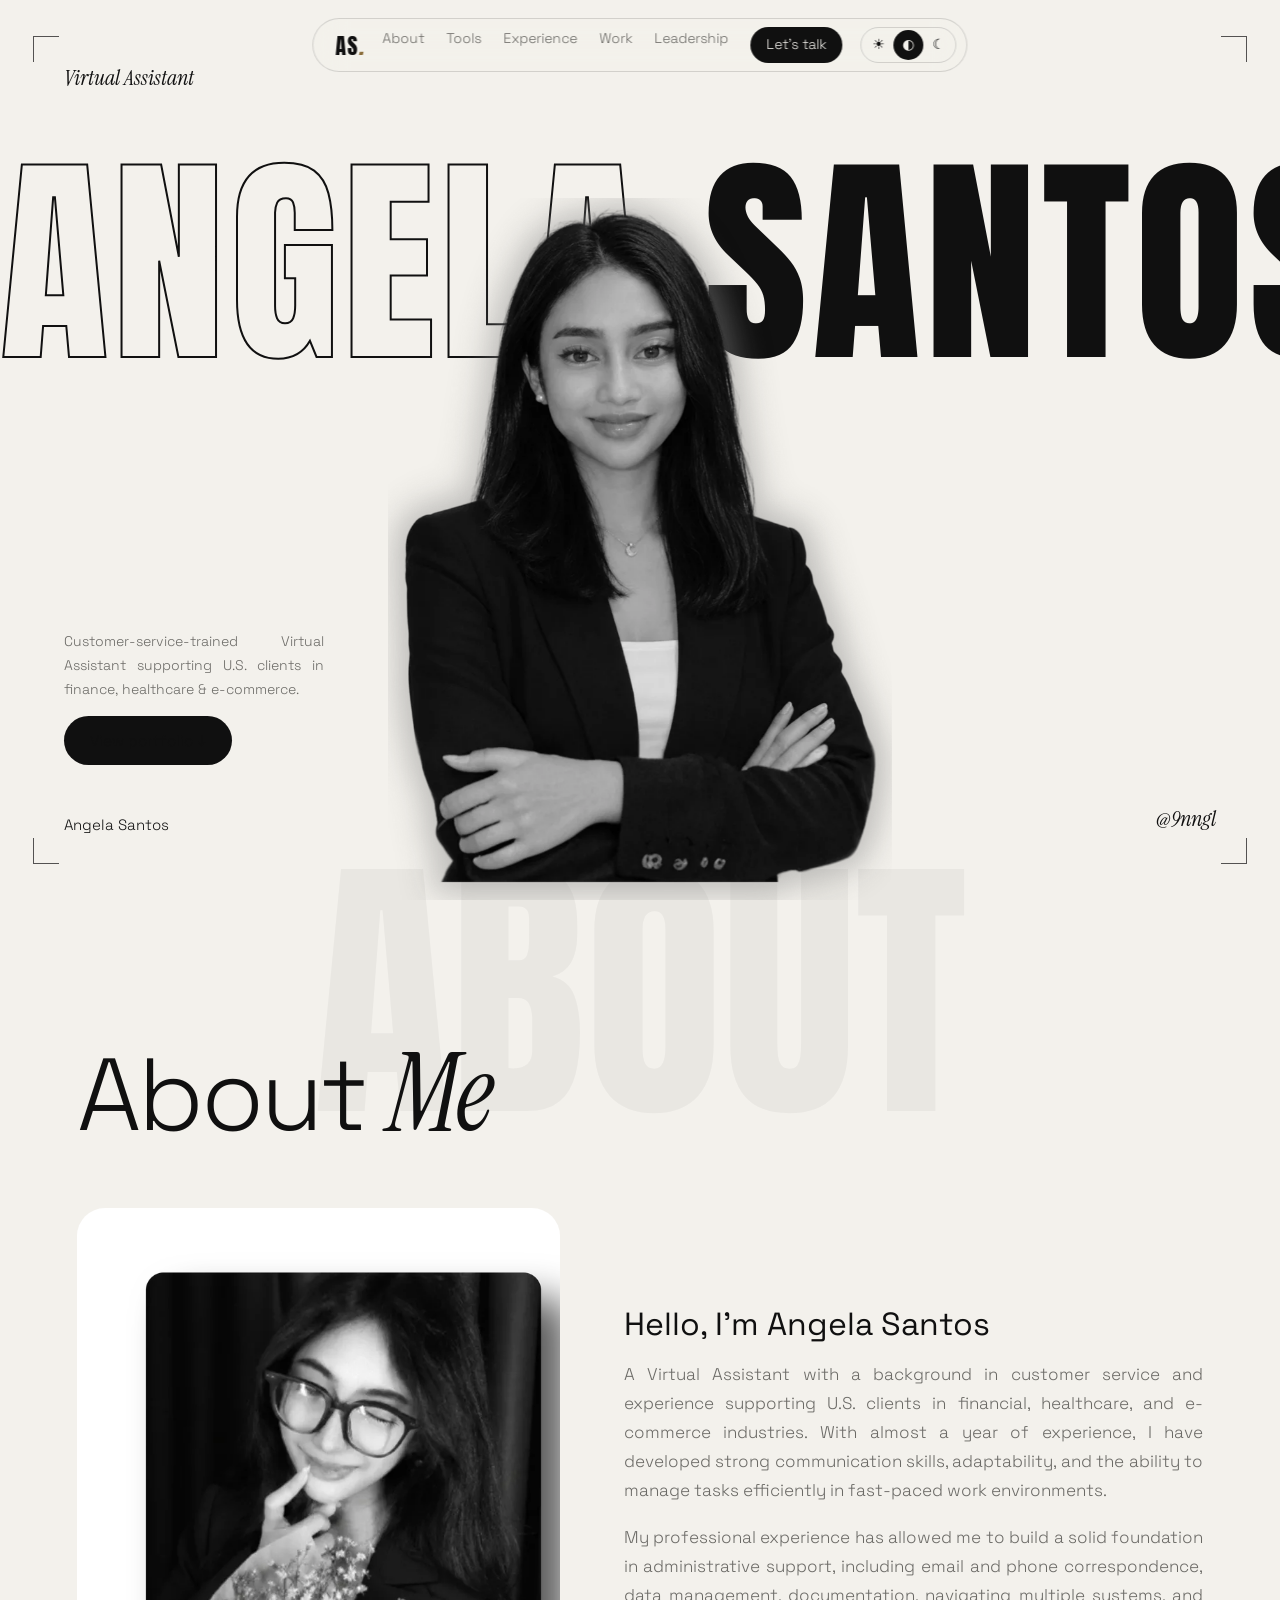
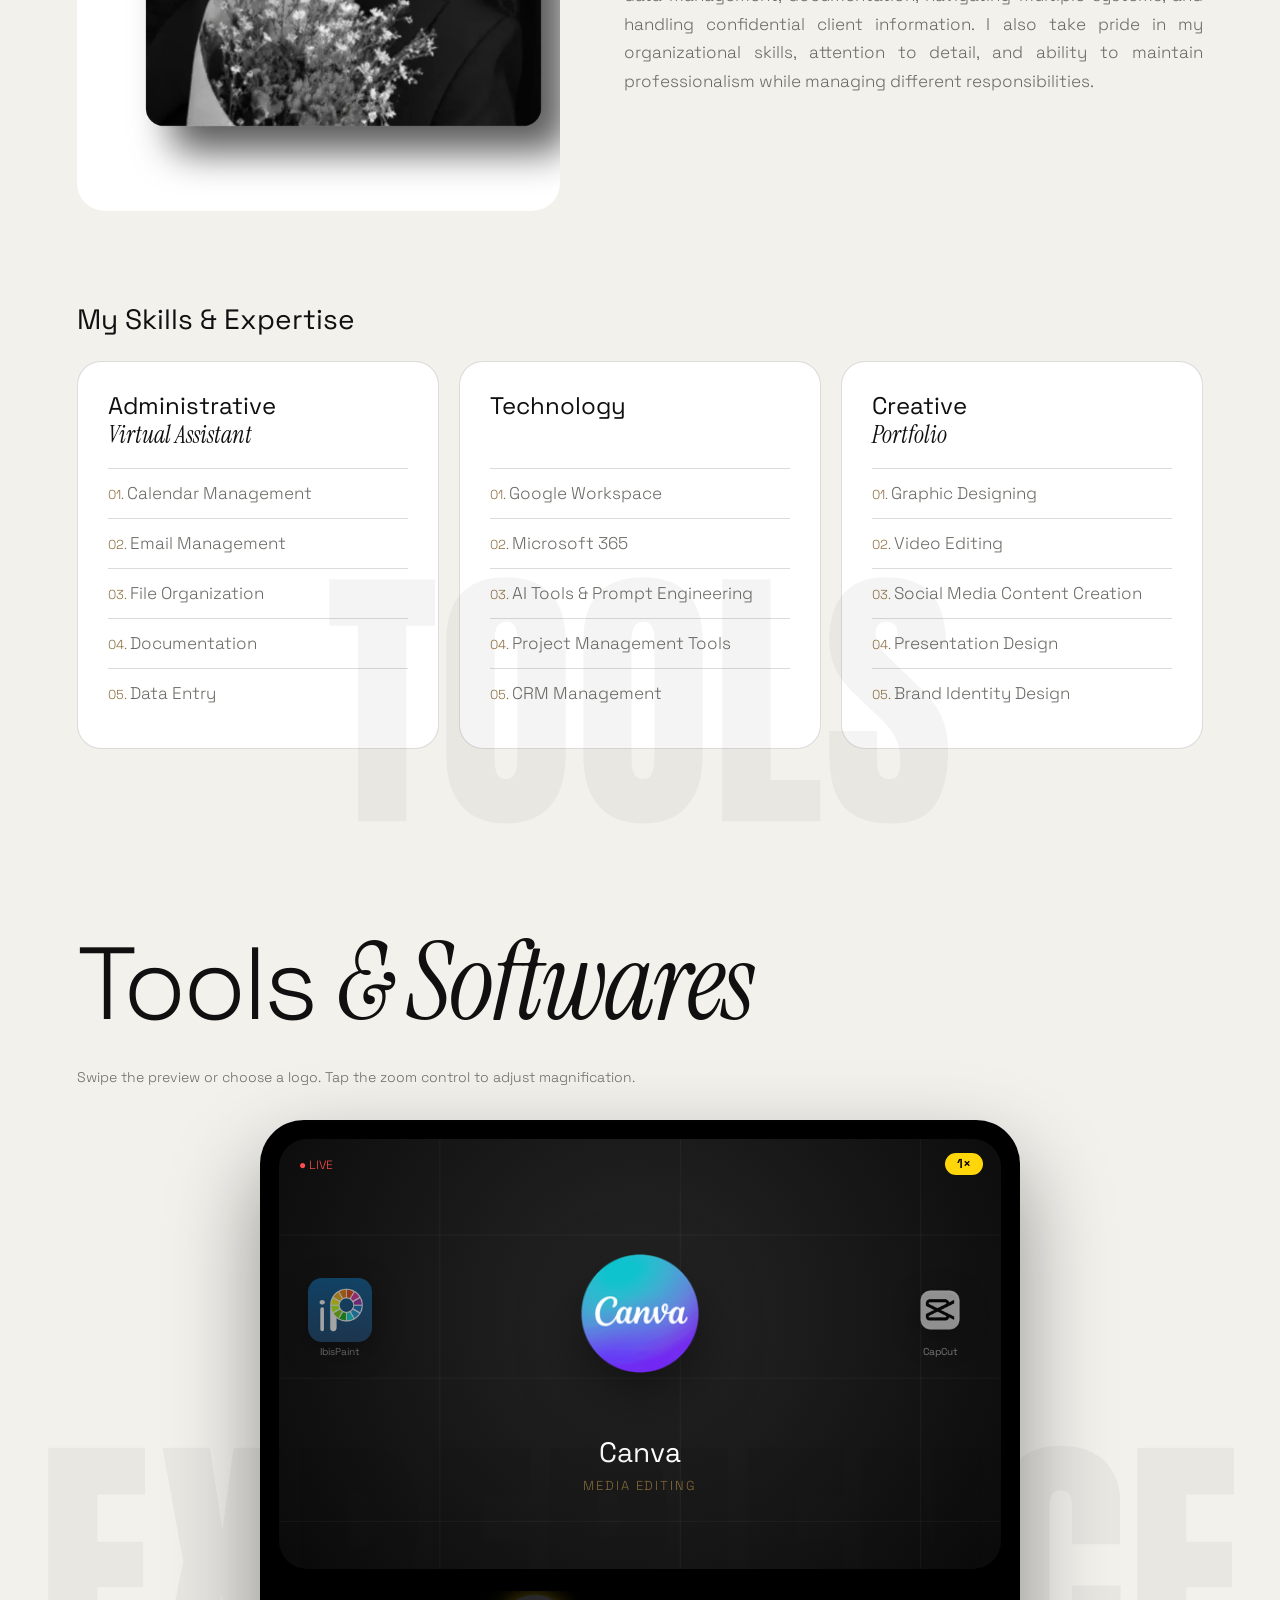
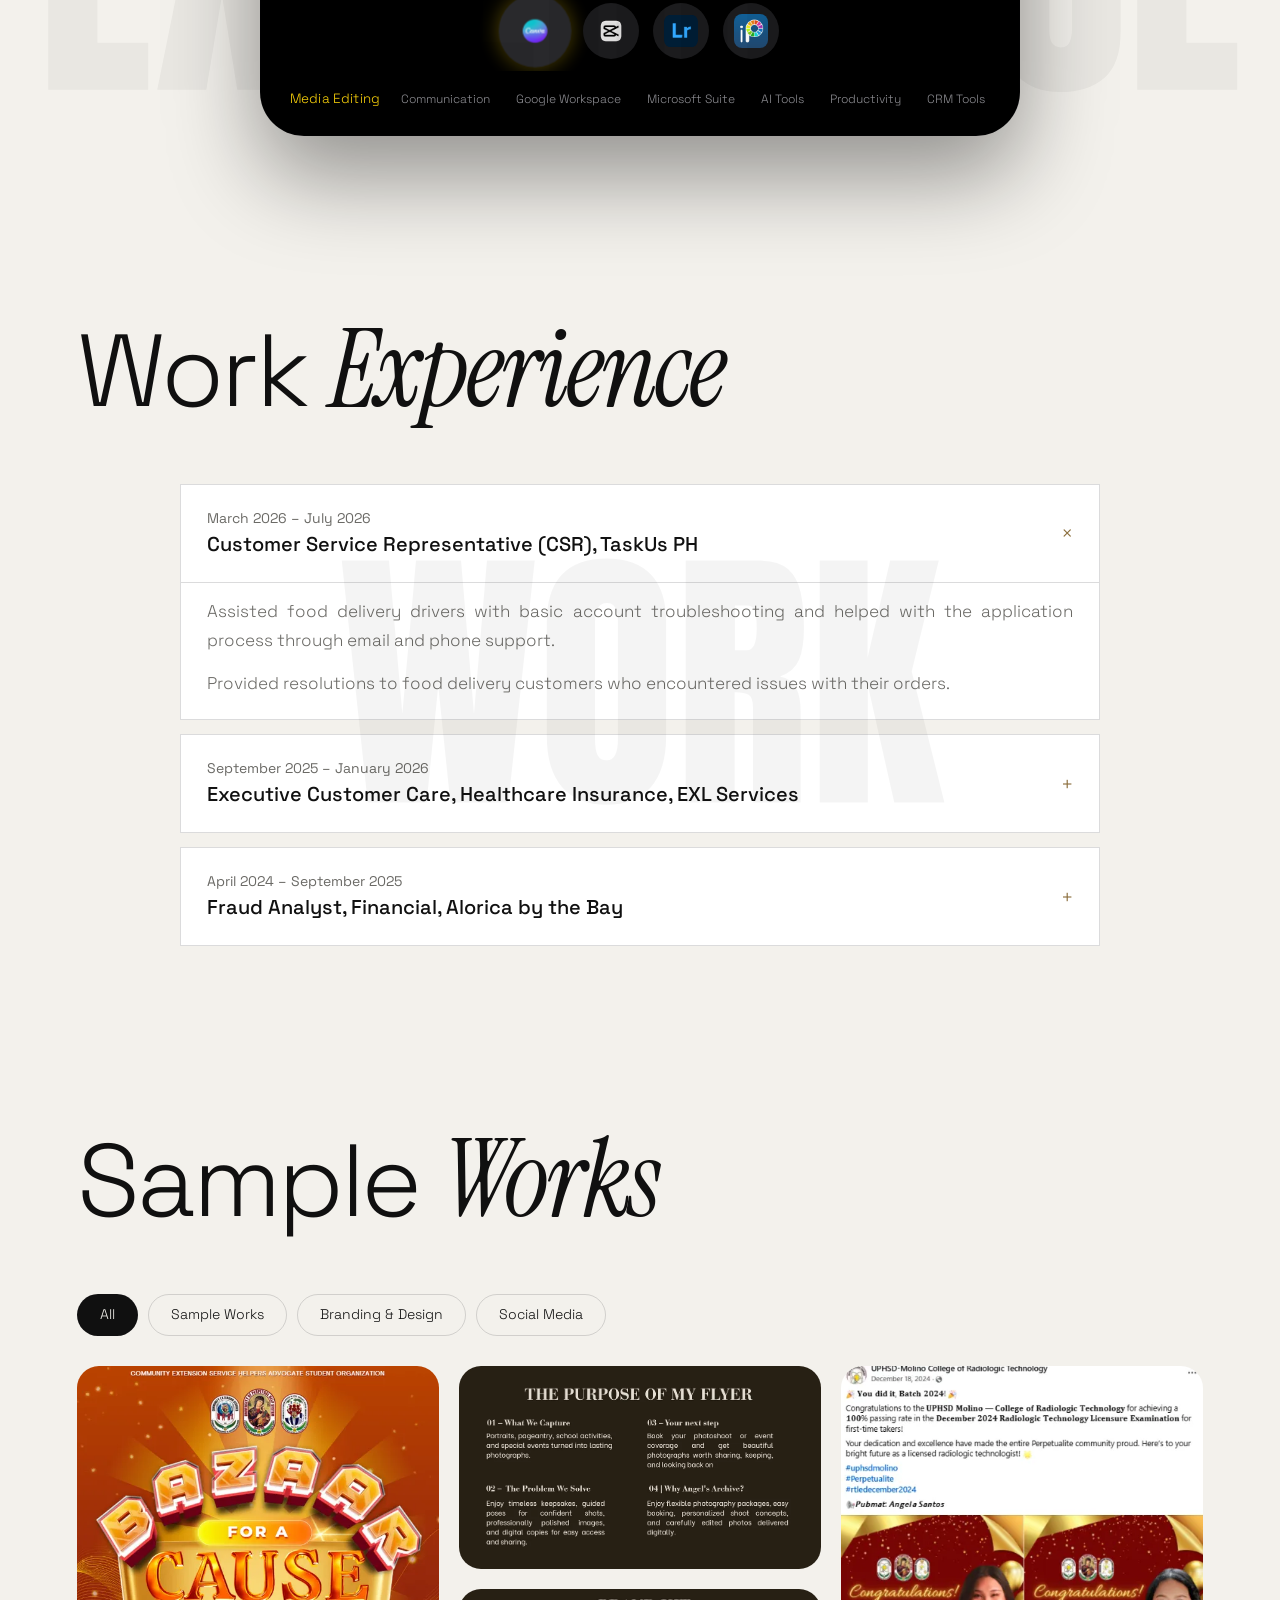
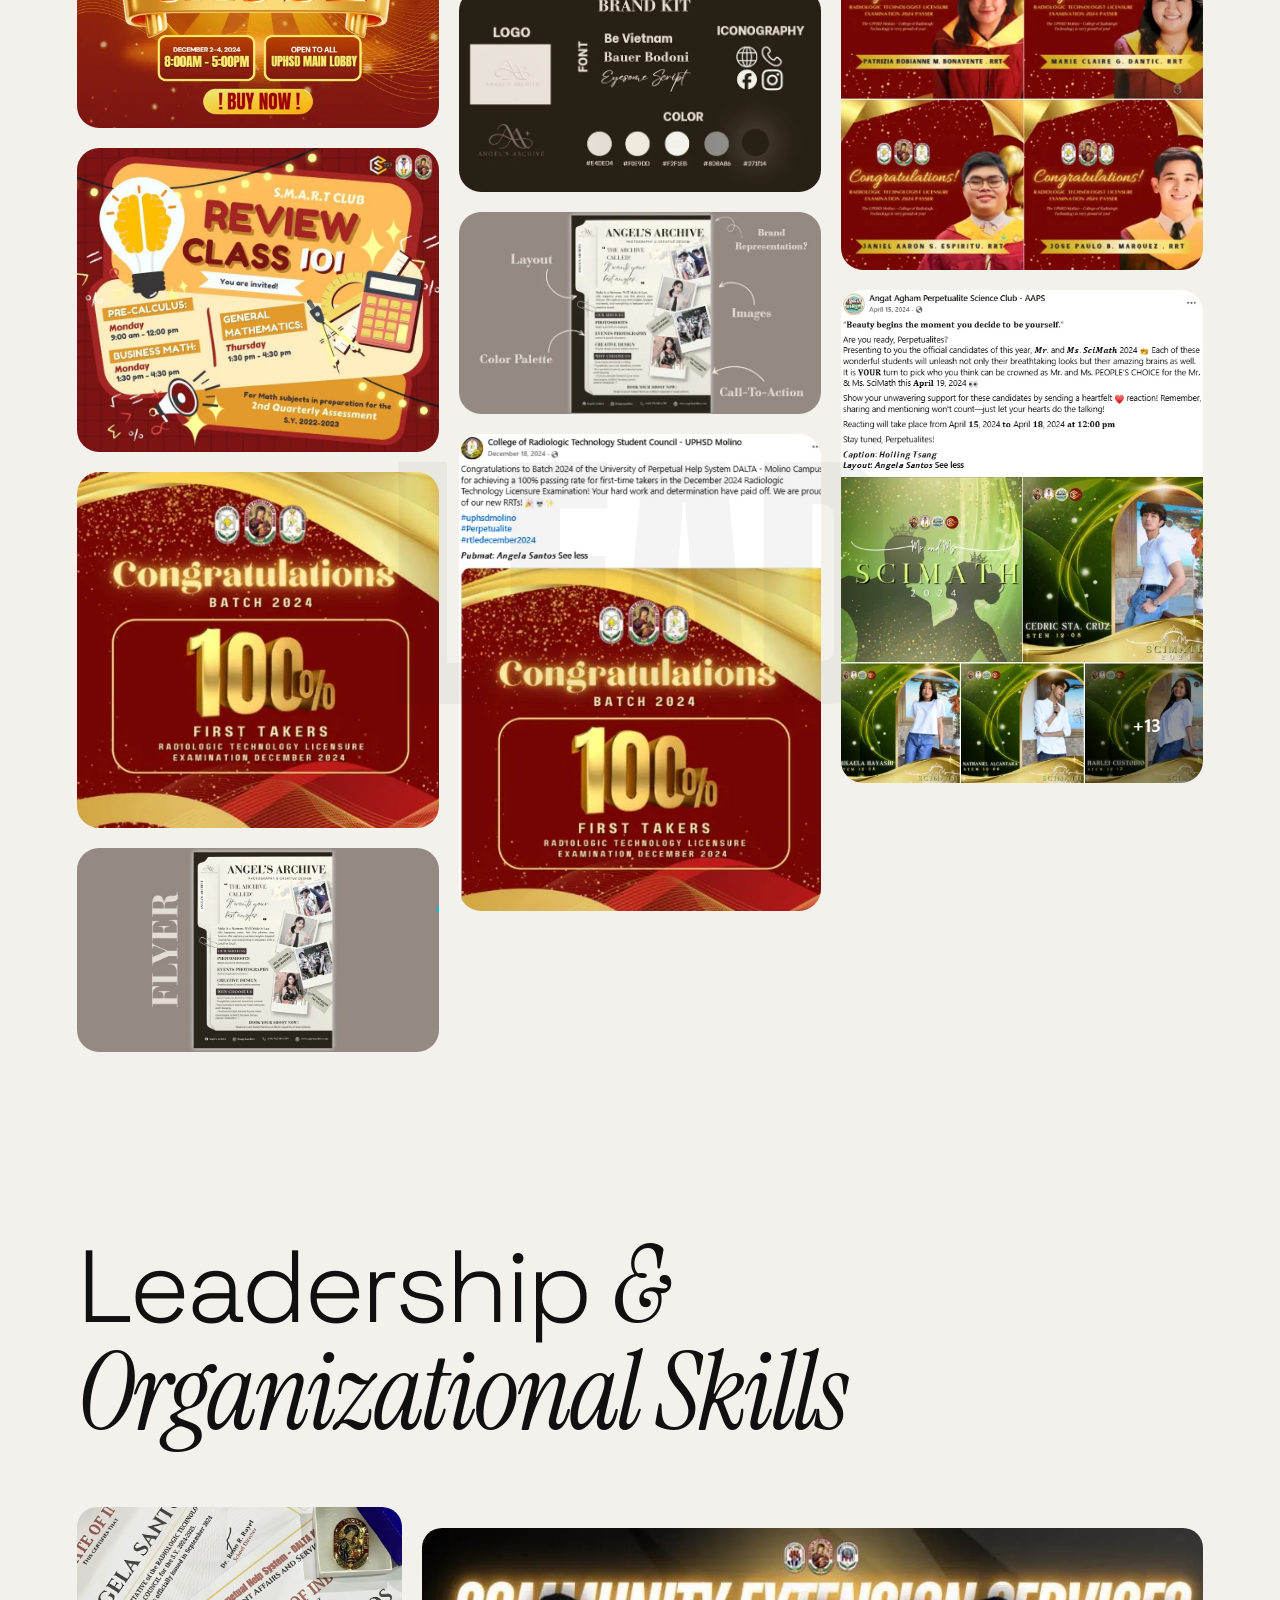
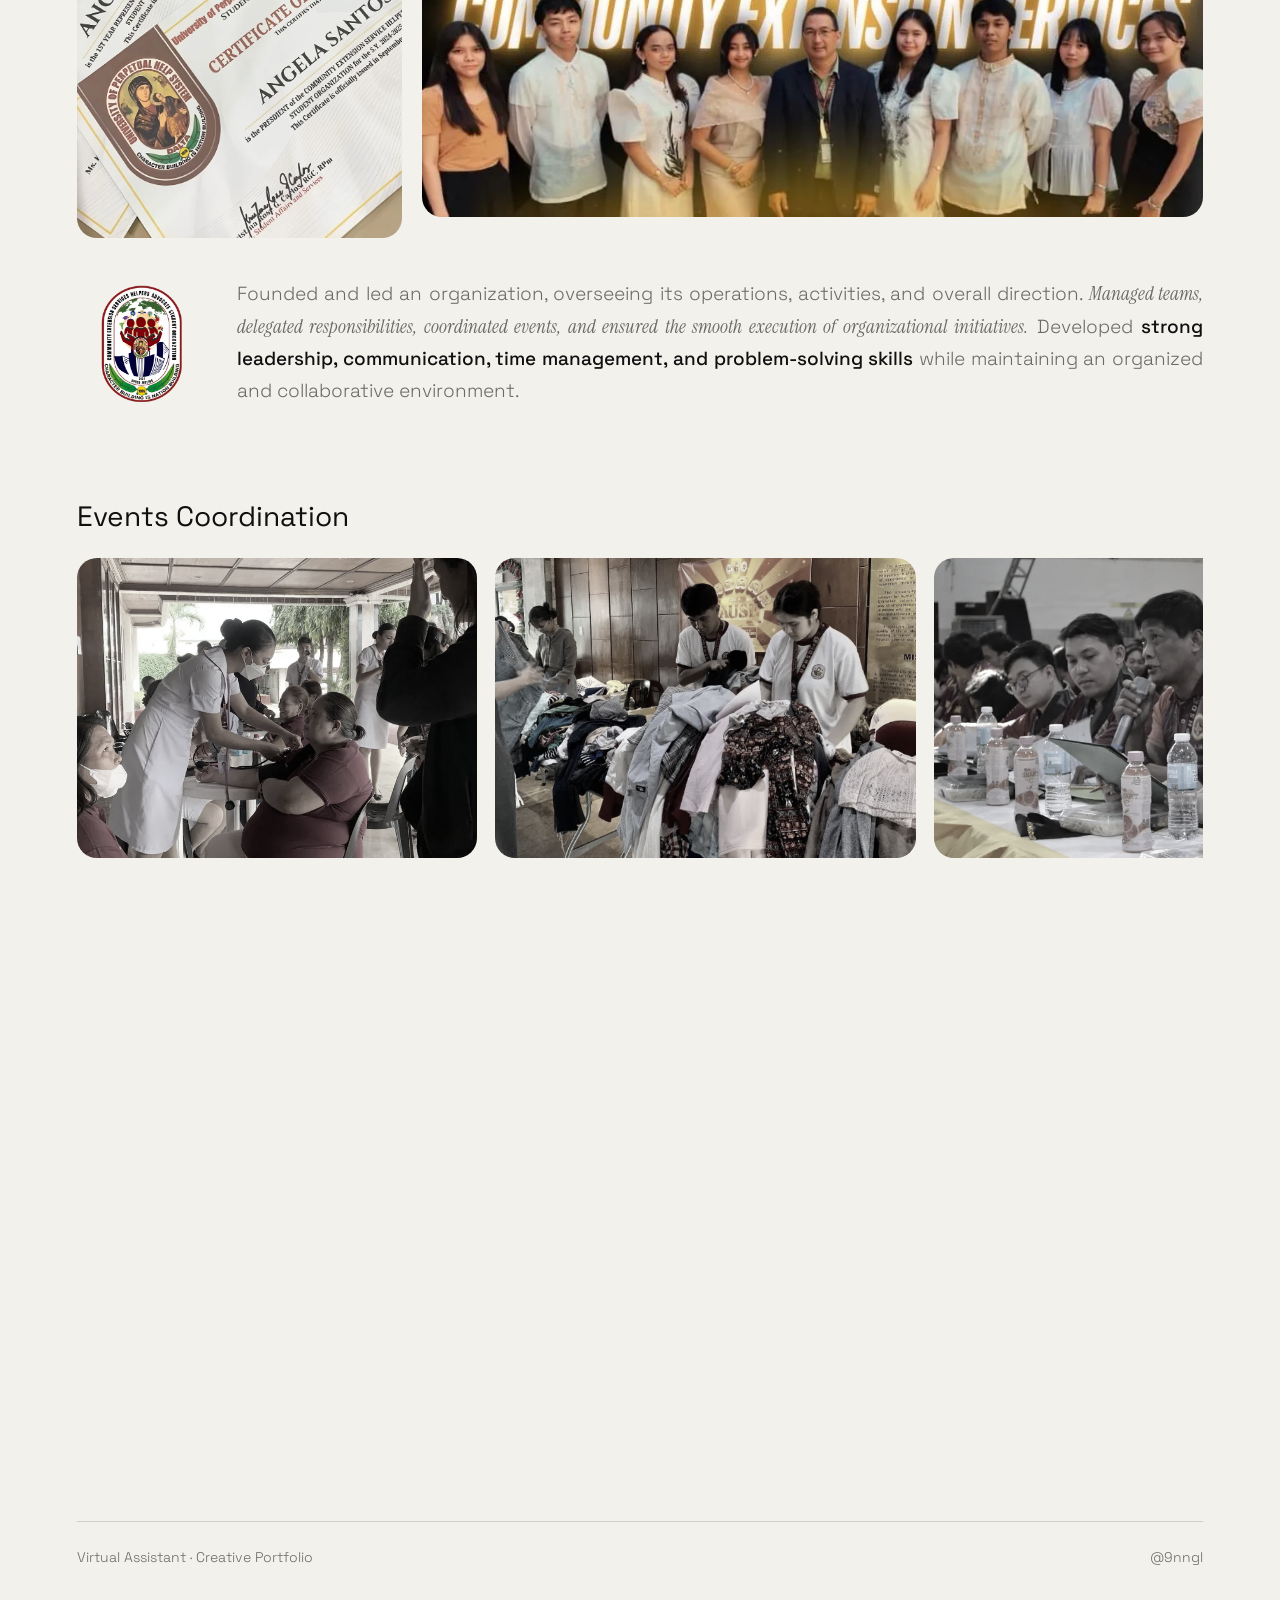
<file: index.html>
<!doctype html>
<html lang="en">
<head>
  <meta charset="utf-8">
  <meta name="viewport" content="width=device-width, initial-scale=1">
  <meta http-equiv="refresh" content="0; url=./portfolio/">
  <title>Angela Santos — Portfolio</title>
</head>
<body>
  <p>Opening the <a href="./portfolio/">Angela Santos portfolio</a>…</p>
  <script>window.location.replace(new URL('./portfolio/', window.location.href));</script>
</body>
</html>
</file>
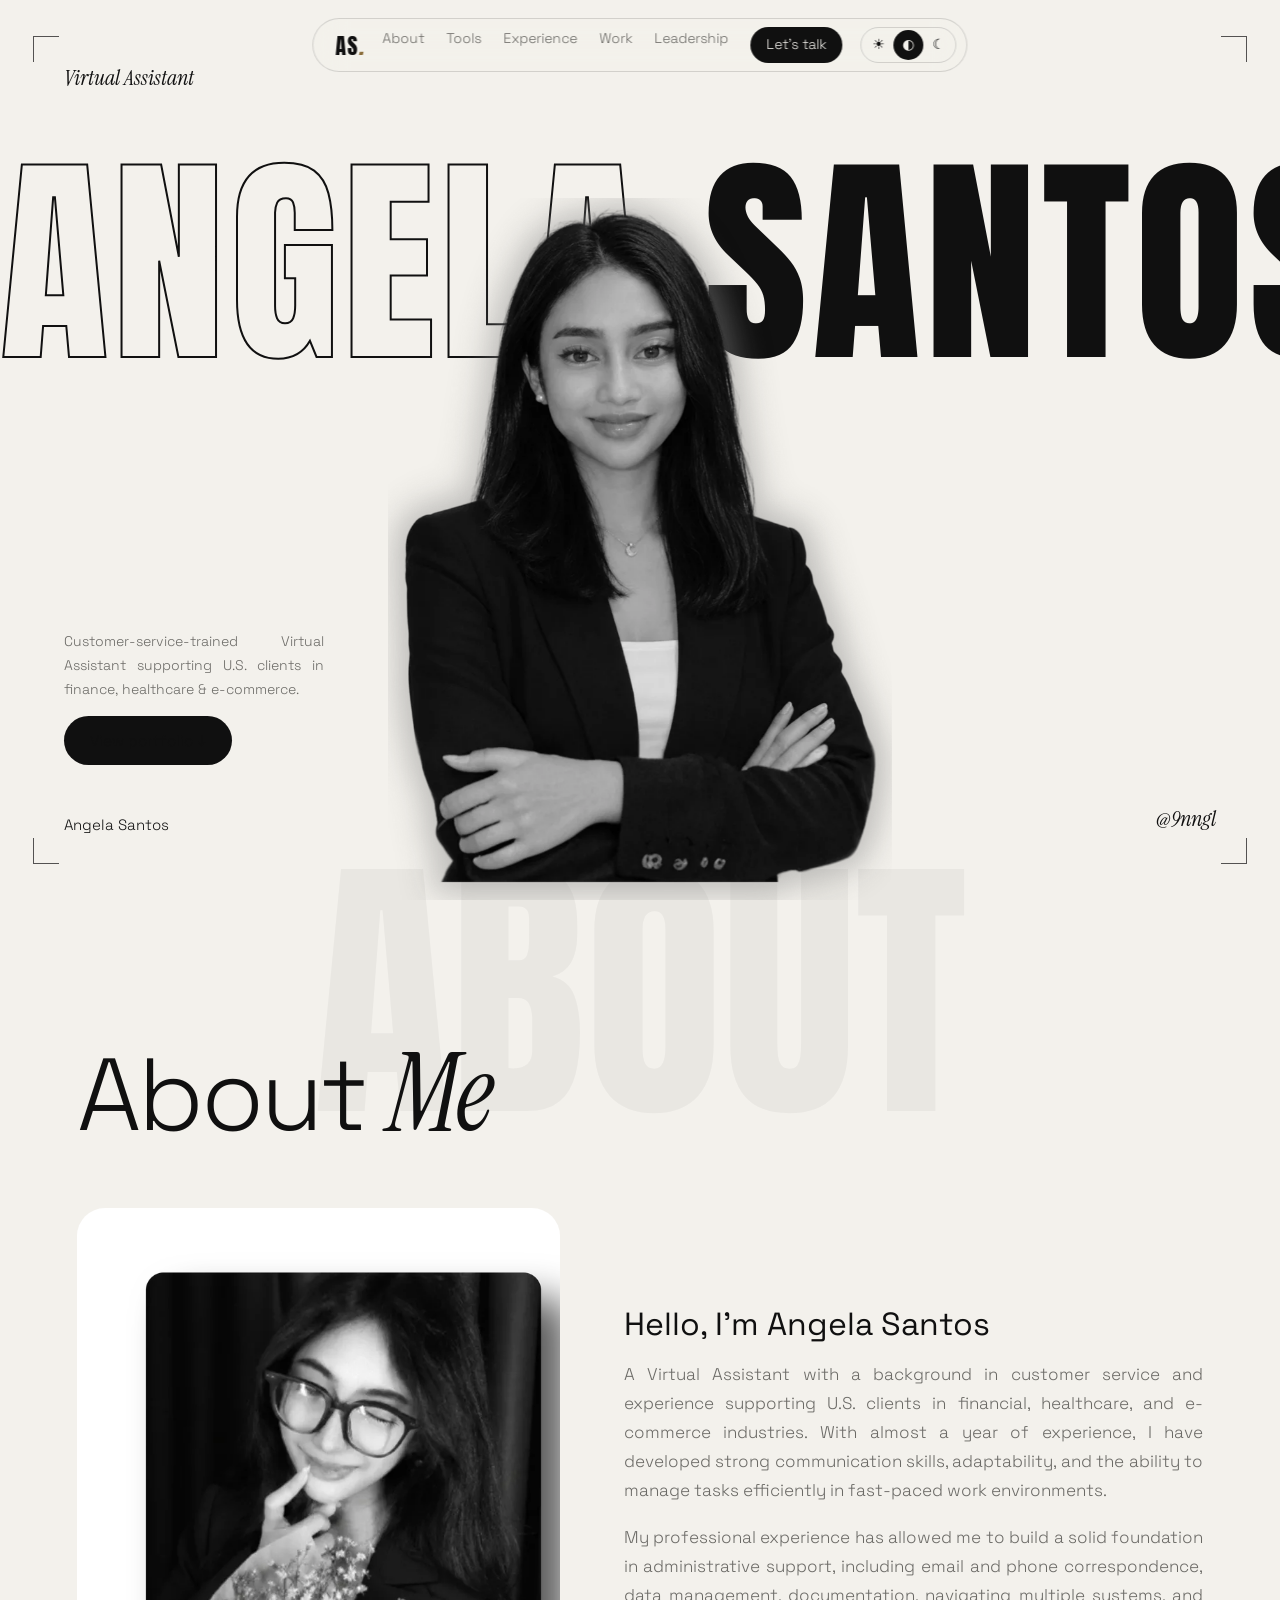
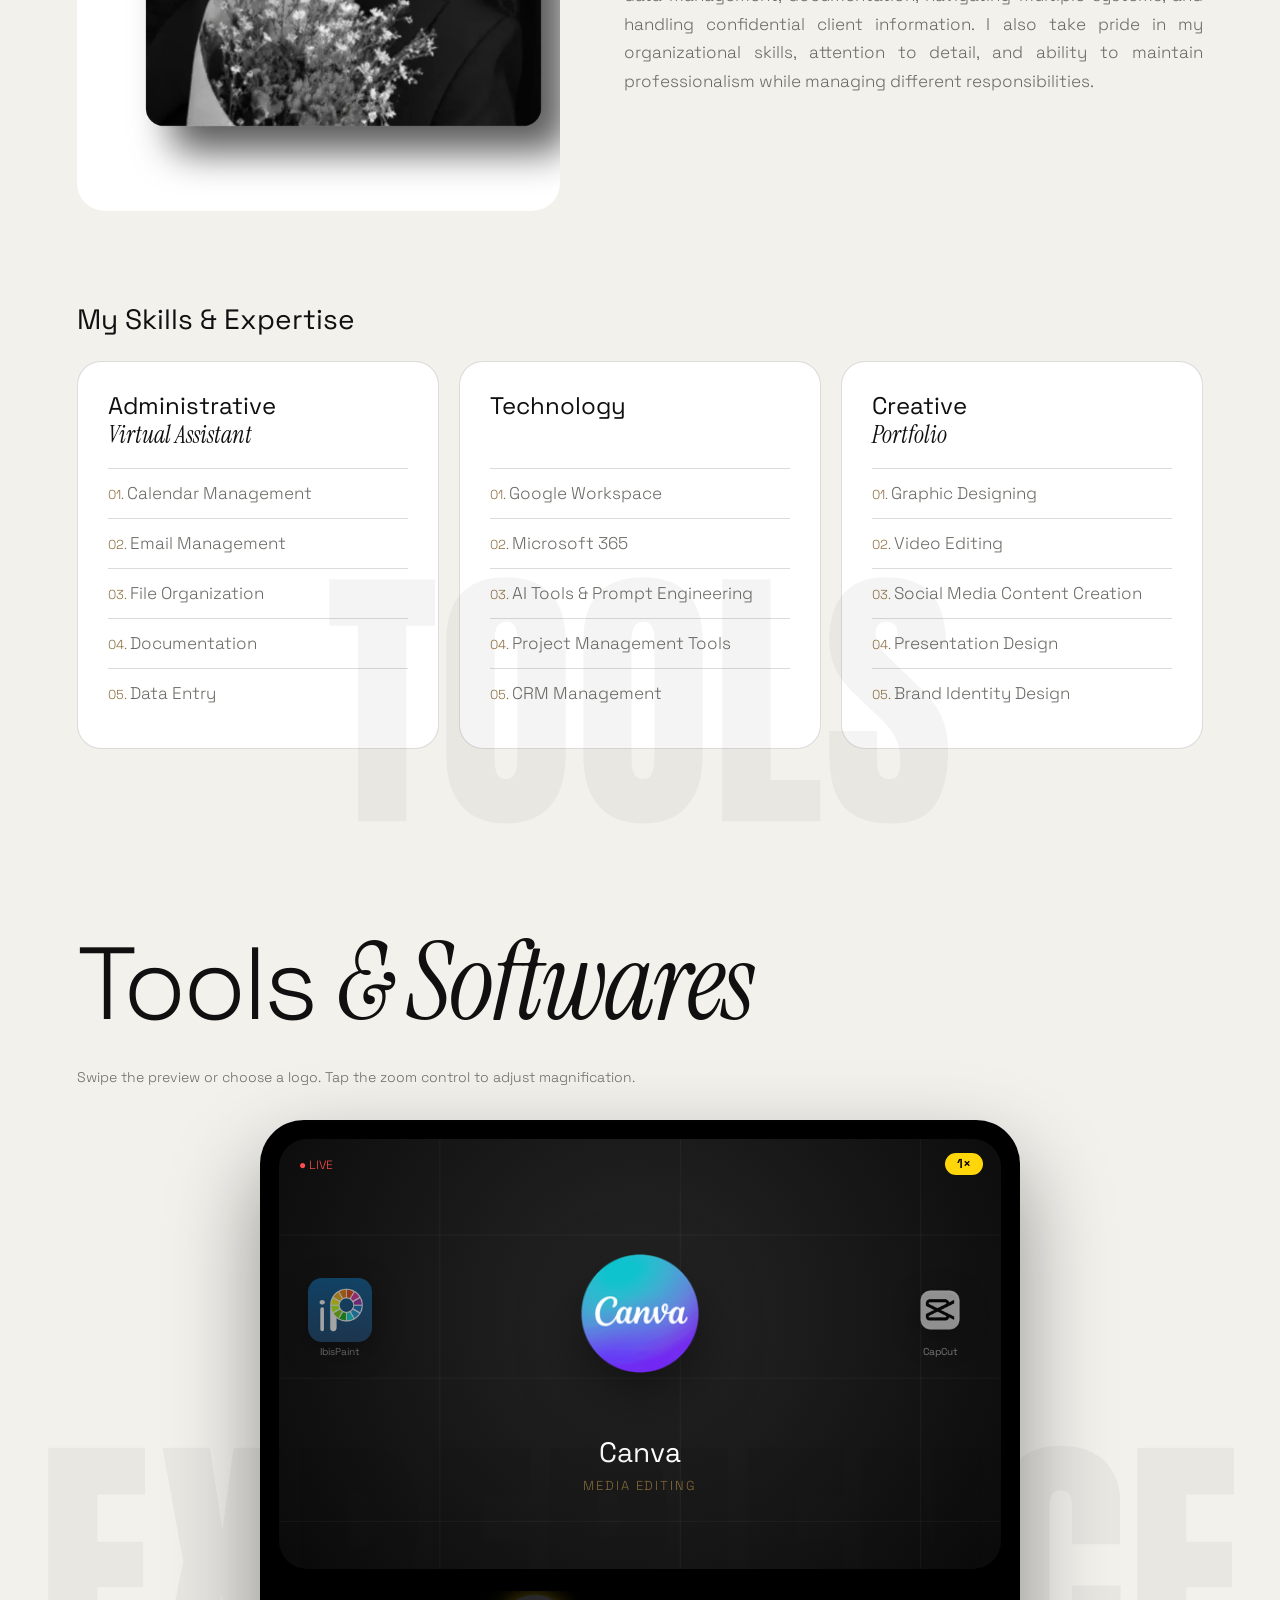
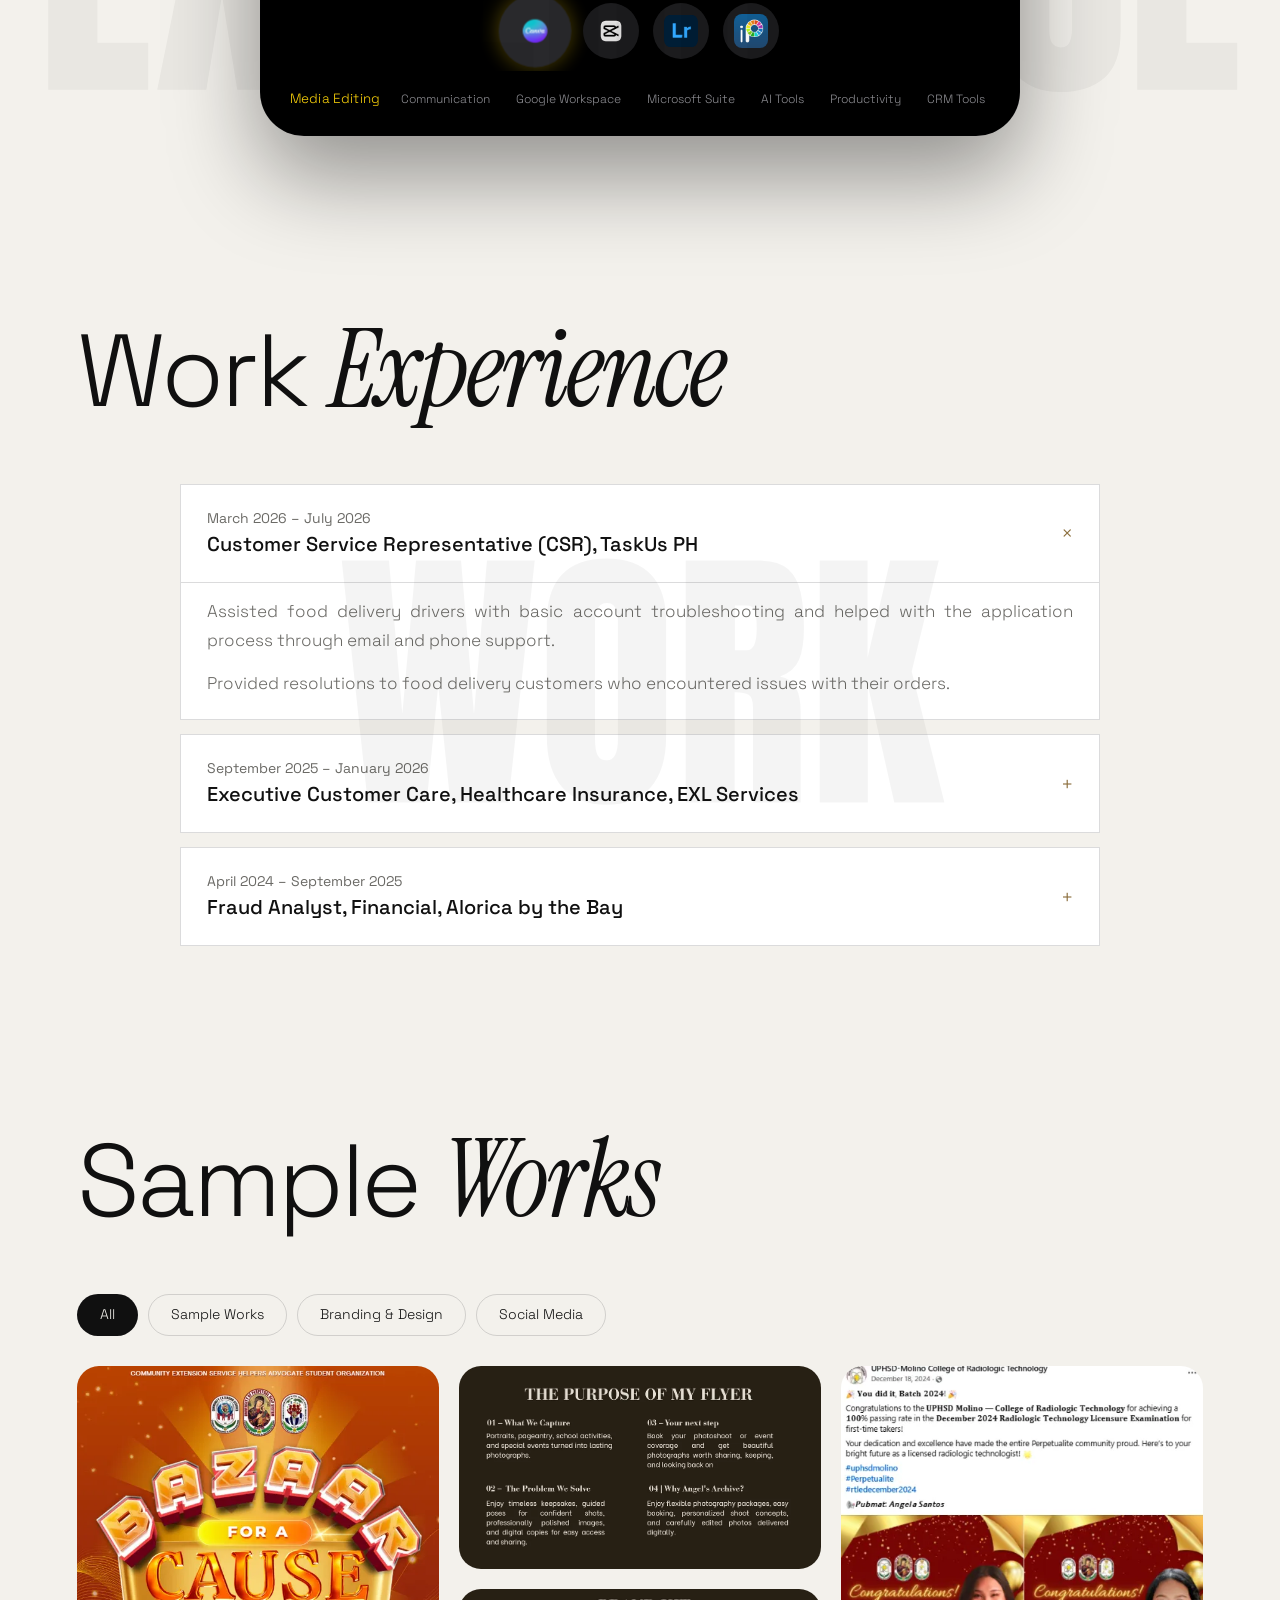
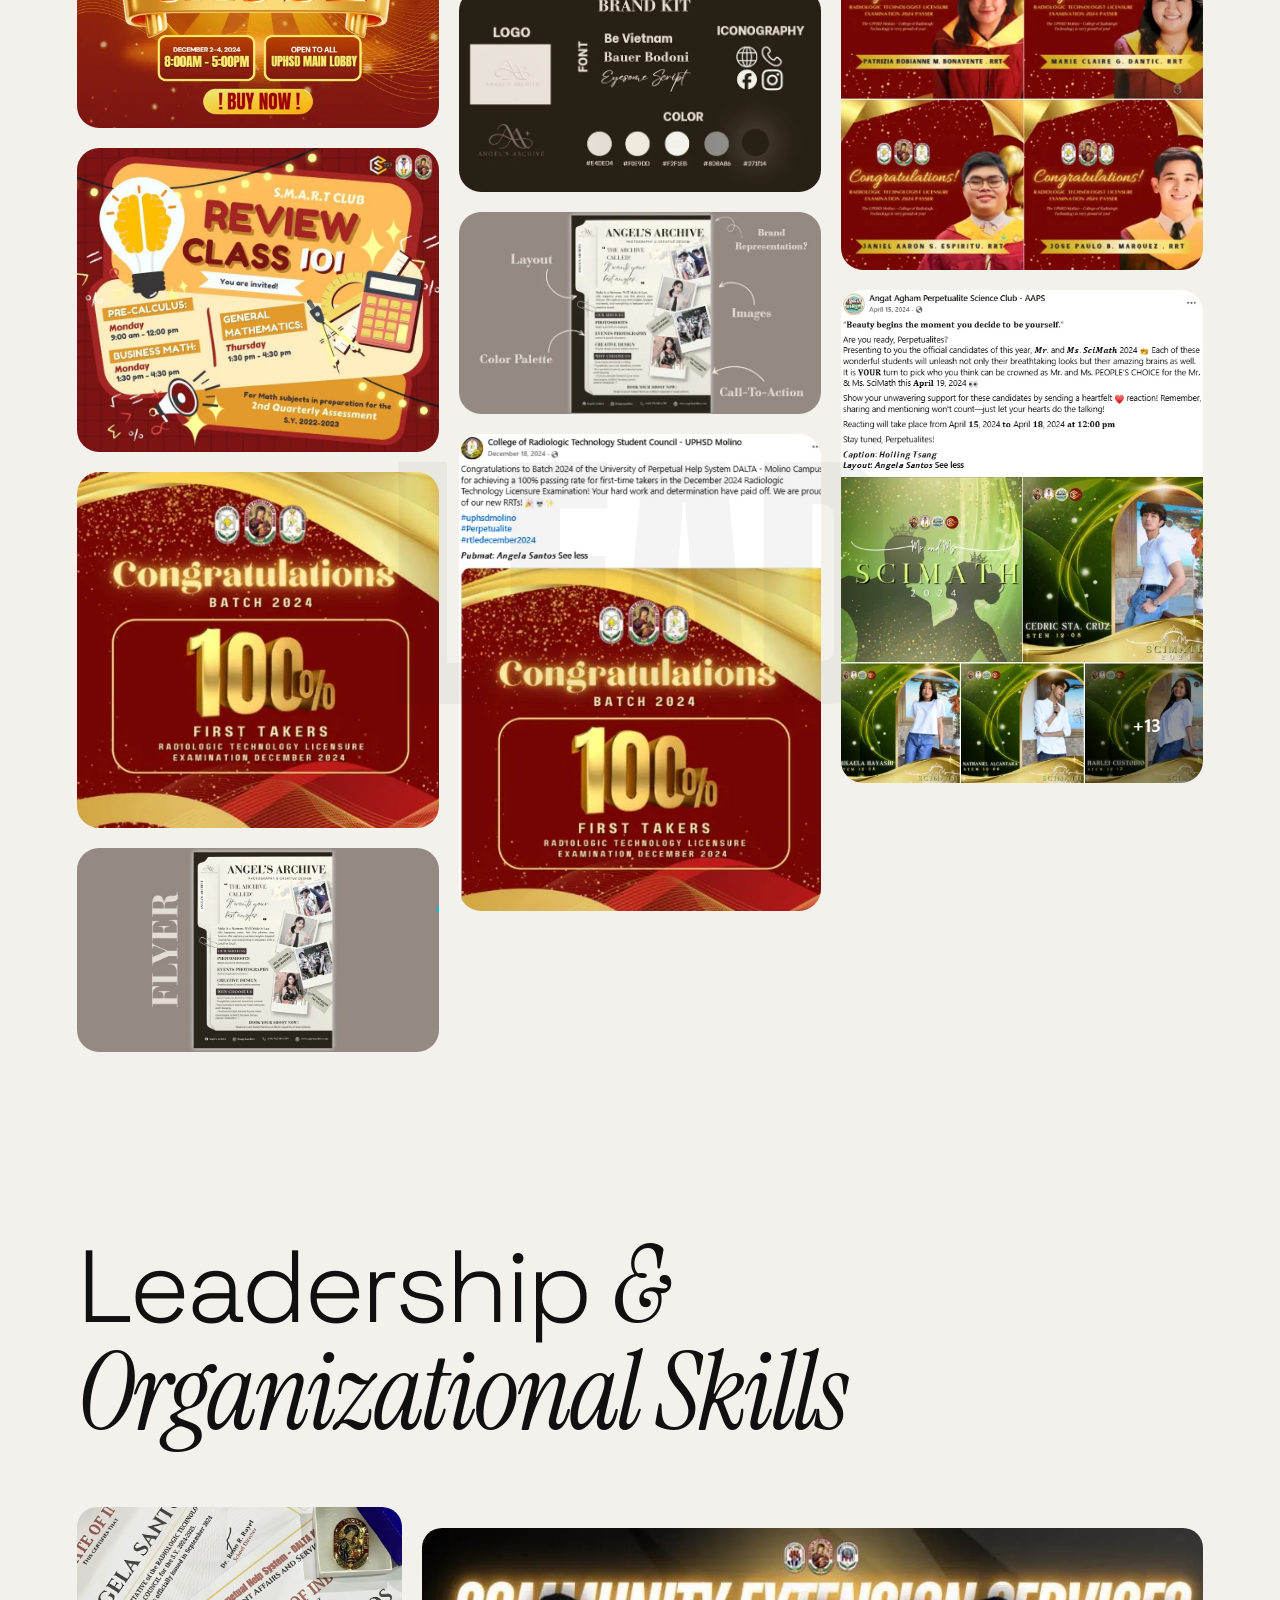
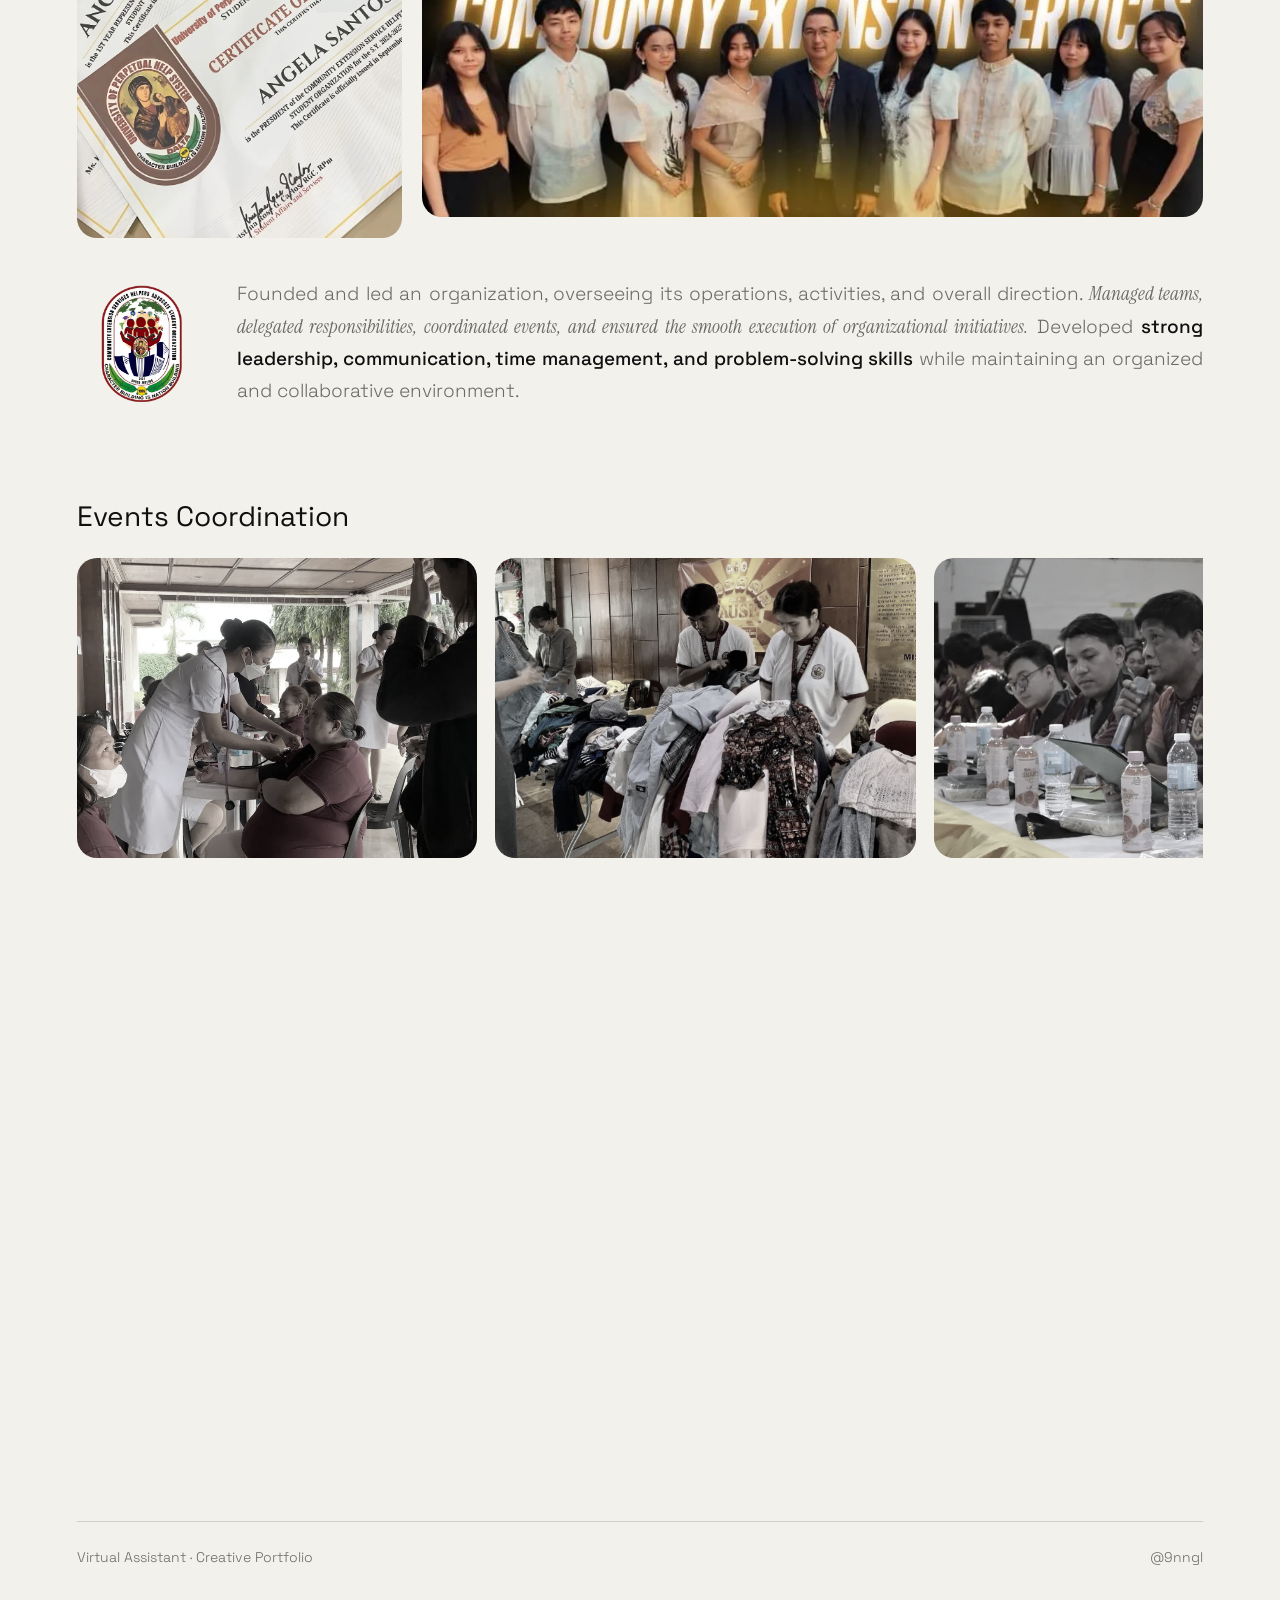
<file: portfolio/index.html>
<!DOCTYPE html>
<html lang="en" data-theme="default">
<head>
<meta charset="UTF-8">
<meta name="viewport" content="width=device-width, initial-scale=1.0">
<title>Angela Santos — Virtual Assistant Portfolio</title>
<link rel="preconnect" href="https://fonts.googleapis.com">
<link rel="preconnect" href="https://fonts.gstatic.com" crossorigin>
<link href="https://fonts.googleapis.com/css2?family=Anton&family=Instrument+Serif:ital@0;1&family=Space+Grotesk:wght@300;400;500;600&display=swap" rel="stylesheet">
<link rel="stylesheet" href="styles.css">
</head>
<body class="loading">

<!-- Opening animation -->
<div class="intro" id="intro"><span class="intro-line"></span></div>
<div class="cursor" id="cursor"></div>

<header class="nav">
  <a href="#home" class="logo">AS<i>.</i></a>
  <nav class="links" id="links">
    <a href="#about">About</a><a href="#tools">Tools</a><a href="#experience">Experience</a><a href="#work">Work</a><a href="#lead">Leadership</a>
    <a href="#contact" class="pill">Let's talk</a>
    <div class="theme mobile-theme" role="group" aria-label="Theme">
      <button data-t="light" title="Light" aria-label="Light theme">☀</button><button data-t="default" title="Default (system)" aria-label="Default theme">◐</button><button data-t="dark" title="Dark" aria-label="Dark theme">☾</button>
    </div>
  </nav>
  <div class="theme" role="group" aria-label="Theme">
    <button data-t="light" title="Light">☀</button><button data-t="default" title="Default (system)">◐</button><button data-t="dark" title="Dark">☾</button>
  </div>
  <button class="burger" id="burger" aria-label="Menu"><span></span><span></span></button>
</header>

<main>
<!-- HERO -->
<section class="hero" id="home">
  <i class="br tl"></i><i class="br tr"></i><i class="br bl"></i><i class="br brr"></i>
  <p class="tag l">Virtual Assistant</p>
  <h1 class="big"><span class="out">ANGELA</span> <span class="fill">SANTOS</span></h1>
  <img class="cut" src="img/hero.webp" alt="Angela Santos portrait">
  <div class="hero-info">
    <p>Customer-service-trained Virtual Assistant supporting U.S. clients in finance, healthcare &amp; e-commerce.</p>
    <a href="#work" class="btn mag">View portfolio ↓</a>
  </div>
  <p class="tag bl">Angela Santos</p><p class="tag brr2"><em>@9nngl</em></p>
</section>

<!-- ABOUT -->
<section id="about" class="sec">
  <h2 class="ghost">About</h2>
  <h2 class="title rv">About <em>Me</em></h2>
  <div class="about">
    <div class="photo rv tilt"><img src="img/about.webp" alt="Angela with flowers" loading="lazy"></div>
    <div class="rv">
      <h3>Hello, I’m Angela Santos</h3>
      <p>A Virtual Assistant with a background in customer service and experience supporting U.S. clients in financial, healthcare, and e-commerce industries. With almost a year of experience, I have developed strong communication skills, adaptability, and the ability to manage tasks efficiently in fast-paced work environments.</p>
      <p>My professional experience has allowed me to build a solid foundation in administrative support, including email and phone correspondence, data management, documentation, navigating multiple systems, and handling confidential client information. I also take pride in my organizational skills, attention to detail, and ability to maintain professionalism while managing different responsibilities.</p>
    </div>
  </div>
  <h3 class="sub rv">My Skills &amp; Expertise</h3>
  <div class="skills">
    <div class="sk rv"><b>Administrative<br><em>Virtual Assistant</em></b><ol><li>Calendar Management</li><li>Email Management</li><li>File Organization</li><li>Documentation</li><li>Data Entry</li></ol></div>
    <div class="sk rv"><b>Technology</b><ol><li>Google Workspace</li><li>Microsoft 365</li><li>AI Tools &amp; Prompt Engineering</li><li>Project Management Tools</li><li>CRM Management</li></ol></div>
    <div class="sk rv"><b>Creative<br><em>Portfolio</em></b><ol><li>Graphic Designing</li><li>Video Editing</li><li>Social Media Content Creation</li><li>Presentation Design</li><li>Brand Identity Design</li></ol></div>
  </div>
</section>

<!-- TOOLS : iPhone-camera style -->
<section id="tools" class="sec">
  <h2 class="ghost">Tools</h2>
  <h2 class="title rv">Tools <em>&amp; Softwares</em></h2>
  <p class="hint rv">Swipe the preview or choose a logo. Tap the zoom control to adjust magnification.</p>
  <div class="cam rv">
    <div class="vf"><div class="grid-lines"></div>
      <button class="tool-peek prev" id="prevTool" type="button" aria-label="Previous tool"><img alt=""><span></span></button>
      <div class="focus" id="focus"><img id="fImg" alt="" role="button" tabindex="0" aria-label="Zoom tool logo"><h3 id="fName"></h3><span id="fCat"></span></div>
      <button class="tool-peek next" id="nextTool" type="button" aria-label="Next tool"><img alt=""><span></span></button>
      <span class="rec">● LIVE</span><button class="zoom" id="zoom" type="button" title="Click to zoom in" aria-label="Zoom: 1 times">1×</button>
    </div>
    <div class="lenses" id="lenses"></div>
    <div class="modes" id="modes"></div>
  </div>
</section>

<!-- EXPERIENCE -->
<section id="experience" class="sec">
  <h2 class="ghost">Experience</h2>
  <h2 class="title rv">Work <em>Experience</em></h2>
  <div class="experience-list">
    <details class="experience-card rv" open>
      <summary><span class="experience-date">March 2026 – July 2026</span><span class="experience-role">Customer Service Representative (CSR), TaskUs PH</span></summary>
      <div class="experience-details"><p>Assisted food delivery drivers with basic account troubleshooting and helped with the application process through email and phone support.</p><p>Provided resolutions to food delivery customers who encountered issues with their orders.</p></div>
    </details>
    <details class="experience-card rv">
      <summary><span class="experience-date">September 2025 – January 2026</span><span class="experience-role">Executive Customer Care, Healthcare Insurance, EXL Services</span></summary>
      <div class="experience-details"><p>Coordinated with patients and claims specialists while guiding employees through FMLA, medical leave, and disability claim processes while maintaining professionalism.</p><p>Demonstrated accurate proficiency in medical terminology and hospital procedures to effectively communicate with patients, healthcare providers, and internal teams.</p></div>
    </details>
    <details class="experience-card rv">
      <summary><span class="experience-date">April 2024 – September 2025</span><span class="experience-role">Fraud Analyst, Financial, Alorica by the Bay</span></summary>
      <div class="experience-details"><p>Ensured the security of cardmember accounts by investigating unauthorized transactions that could lead to potential fraud.</p><p>Made crucial decisions such as blocking, replacing, or lifting restrictions on cardmember bank accounts.</p><p>Collaborated with internal teams to resolve cases efficiently.</p></div>
    </details>
  </div>
</section>

<!-- WORK -->
<section id="work" class="sec">
  <h2 class="ghost">Work</h2>
  <h2 class="title rv">Sample <em>Works</em></h2>
  <div class="filters rv" id="filters"><button class="on" data-f="all">All</button><button data-f="works">Sample Works</button><button data-f="brand">Branding &amp; Design</button><button data-f="social">Social Media</button></div>
  <div class="gallery" id="gallery">
    <figure data-c="works"><img src="img/w-bazaar.webp" alt="Bazaar for a Cause poster" loading="lazy"><figcaption>Bazaar for a Cause</figcaption></figure>
    <figure data-c="works"><img src="img/w-review.webp" alt="Review Class 101 poster" loading="lazy"><figcaption>Review Class 101</figcaption></figure>
    <figure data-c="works"><img src="img/w-congrats.webp" alt="Congratulations Batch 2024" loading="lazy"><figcaption>Congratulations Batch 2024</figcaption></figure>
    <figure data-c="brand"><img src="img/b-flyer.webp" alt="Angel's Archive flyer" loading="lazy"><figcaption>Angel's Archive — Flyer</figcaption></figure>
    <figure data-c="brand"><img src="img/b-purpose.webp" alt="Purpose of my flyer" loading="lazy"><figcaption>Purpose of the Flyer</figcaption></figure>
    <figure data-c="brand"><img src="img/b-kit.webp" alt="Brand kit" loading="lazy"><figcaption>Brand Kit</figcaption></figure>
    <figure data-c="brand"><img src="img/b-notes.webp" alt="Flyer breakdown" loading="lazy"><figcaption>Design Breakdown</figcaption></figure>
    <figure data-c="social"><img src="img/s-1.webp" alt="Social post 100% first takers" loading="lazy"><figcaption>Social Media Content</figcaption></figure>
    <figure data-c="social"><img src="img/s-2.webp" alt="Social post congratulations" loading="lazy"><figcaption>Social Media Content</figcaption></figure>
    <figure data-c="social"><img src="img/s-3.webp" alt="Social post Mr. and Ms. SciMath" loading="lazy"><figcaption>Social Media Content</figcaption></figure>
  </div>
</section>

<!-- LEADERSHIP -->
<section id="lead" class="sec">
  <h2 class="ghost">Lead</h2>
  <h2 class="title rv">Leadership <em>&amp; Organizational Skills</em></h2>
  <div class="lead">
    <img class="rv tilt" src="img/org-cert.webp" alt="Certificate of Incumbency" loading="lazy">
    <img class="rv tilt wide" src="img/org-team.webp" alt="Community Extension Services team" loading="lazy">
    <div class="rv lead-t"><img src="img/org-logo.webp" alt="Community Extension Services Helpers Advocate Student Organization logo" loading="lazy">
      <p>Founded and led an organization, overseeing its operations, activities, and overall direction. <em>Managed teams, delegated responsibilities, coordinated events, and ensured the smooth execution of organizational initiatives.</em> Developed <b>strong leadership, communication, time management, and problem-solving skills</b> while maintaining an organized and collaborative environment.</p></div>
  </div>
  <h3 class="sub rv">Events Coordination</h3>
  <div class="rail rv" id="rail">
    <img src="img/ev-1.webp" alt="Event coordination" loading="lazy"><img src="img/ev-3.webp" alt="Event coordination" loading="lazy"><img src="img/ev-5.webp" alt="Event coordination" loading="lazy"><img src="img/ev-2.webp" alt="Event coordination" loading="lazy"><img src="img/ev-4.webp" alt="Event coordination" loading="lazy">
  </div>
</section>

<!-- CONTACT -->
<section id="contact" class="sec contact">
  <p class="eyebrow rv">Angela Santos</p>
  <h2 class="cta rv">Let’s work <em>together</em></h2>
  <div class="cl rv">
    <a href="mailto:9ngelasantos@gmail.com" class="btn mag">9ngelasantos@gmail.com ↗</a>
    <a href="https://www.linkedin.com/in/angelas9ntos/" target="_blank" rel="noopener" class="btn mag ghostb">LinkedIn ↗</a>
    <a href="tel:+639622768652" class="btn mag ghostb" id="tel">+63 962 276 8652</a>
  </div>
  <footer><span>Virtual Assistant · Creative Portfolio</span><span>@9nngl</span></footer>
</section>
</main>

<div class="lb" id="lb"><img alt=""><button aria-label="Close">✕</button></div>
<script src="script.js"></script>
</body>
</html>
</file>
<file: portfolio/styles.css>
:root,[data-mode=dark]{--bg:#050505;--fg:#f5f5f2;--mute:#8d8d8a;--line:#ffffff24;--card:#111;--acc:#d9c7a3;--inv:#050505}
[data-mode=light]{--bg:#f3f1ec;--fg:#101010;--mute:#6b6a66;--line:#10101826;--card:#fff;--acc:#8a6d3b;--inv:#f3f1ec}
*{margin:0;padding:0;box-sizing:border-box}
html{scroll-behavior:smooth}
body{background:var(--bg);color:var(--fg);font:300 17px/1.7 'Space Grotesk',sans-serif;overflow-x:hidden;transition:background .5s,color .5s}
p{text-align:justify;text-justify:inter-word}
body.loading{overflow:hidden}
a{color:inherit;text-decoration:none}button{font:inherit;color:inherit;background:none;border:0;cursor:pointer}
img{max-width:100%;display:block}
em{font-family:'Instrument Serif',serif;font-style:italic;font-weight:400}
.sec{padding:140px 6vw 40px;position:relative}
.eyebrow{font-family:'Instrument Serif';font-style:italic;color:var(--mute);font-size:24px;text-align:center}
/* intro */
.intro{position:fixed;inset:0;z-index:999;background:var(--bg);display:grid;place-items:center;transition:transform 1s cubic-bezier(.8,0,.2,1) .2s}
.intro-line{position:absolute;left:0;top:50%;height:1px;width:0;background:var(--fg);animation:ln 1.6s ease forwards}
@keyframes ln{to{width:100%}}
body.go .intro{transform:translateY(-100%)}
/* cursor */
.cursor{position:fixed;width:14px;height:14px;border-radius:50%;background:var(--fg);mix-blend-mode:difference;pointer-events:none;z-index:998;transform:translate(-50%,-50%);transition:width .25s,height .25s;opacity:0}
.cursor.big{width:60px;height:60px}
@media(hover:none){.cursor{display:none}}
/* nav */
.nav{position:fixed;top:18px;left:50%;transform:translate(-50%,-140%);z-index:90;display:flex;align-items:center;gap:18px;padding:8px 10px 8px 22px;border:1px solid var(--line);border-radius:60px;backdrop-filter:blur(16px);background:color-mix(in srgb,var(--bg) 65%,transparent);transition:transform .9s cubic-bezier(.2,.8,.2,1) 1.6s;max-width:94vw}
body.go .nav{transform:translate(-50%,0)}
.logo{font:400 22px Anton;letter-spacing:.05em}.logo i{color:var(--acc)}
.links{display:flex;gap:22px;font-size:14px}
.links a{color:var(--mute);transition:color .2s}.links a:hover{color:var(--fg)}
.pill{background:var(--fg);color:var(--inv)!important;padding:6px 16px;border-radius:30px}
.nav .pill{flex:none;white-space:nowrap}
.theme{display:flex;border:1px solid var(--line);border-radius:30px;padding:2px}
.mobile-theme{display:none}
.theme button{width:30px;height:30px;border-radius:50%;font-size:14px;transition:.3s}
.theme button.on{background:var(--fg);color:var(--inv)}
.burger{display:none}
/* hero */
.hero{min-height:100vh;position:relative;display:grid;place-items:center;overflow:hidden;padding:0 5vw}
.br{position:absolute;width:26px;height:26px;border:1px solid var(--fg);opacity:0;transition:opacity 1s 2s}
body.go .br{opacity:.7}
.tl{top:4vh;left:2.6vw;border-right:0;border-bottom:0}.tr{top:4vh;right:2.6vw;border-left:0;border-bottom:0}.bl{bottom:4vh;left:2.6vw;border-right:0;border-top:0}.brr{bottom:4vh;right:2.6vw;border-left:0;border-top:0}
.tag{position:absolute;font-size:15px;opacity:0;transition:opacity 1s 2.2s}
body.go .tag{opacity:1}
.tag.l{top:7vh;left:5vw;font:italic 22px 'Instrument Serif'}.tag.r{top:7vh;right:5vw}.tag.bl{bottom:7vh;left:5vw}.tag.brr2{bottom:7vh;right:5vw;font-size:22px}
.big{position:absolute;top:18vh;font:400 clamp(70px,17.5vw,300px)/.9 Anton;letter-spacing:.02em;white-space:nowrap;text-align:center;width:100%;z-index:1}
.out{color:transparent;-webkit-text-stroke:2px var(--fg);opacity:0;transform:scale(1.08);transition:opacity 1.2s .1s,transform 1.4s .1s cubic-bezier(.2,.8,.2,1)}
.fill{opacity:0;transition:opacity 1s 1.2s;display:inline-block}
body.go .out{opacity:1;transform:none}body.go .fill{opacity:1}
.cut{position:absolute;bottom:0;height:78vh;max-width:none;z-index:2;filter:grayscale(1) contrast(1.05);transform:translateY(60%);opacity:0;transition:transform 1.6s 1.4s cubic-bezier(.2,.8,.2,1),opacity 1s 1.4s,filter 1.8s 2.6s;will-change:transform}
body.go .cut{transform:translateY(0);opacity:1;filter:grayscale(.15)}
.hero-info{position:absolute;bottom:15vh;left:5vw;z-index:3;max-width:260px;font-size:14px;color:var(--mute);margin-top:60px;opacity:0;transition:opacity 1s 2.6s}
body.go .hero-info{opacity:1}.hero-info .btn{margin-top:14px;color:var(--fg)}
.btn{display:inline-block;padding:12px 26px;border-radius:40px;background:var(--fg);color:var(--inv);font-size:15px;transition:transform .25s,background .25s}
.btn:hover{background:var(--acc)}.ghostb{background:none;color:var(--fg);border:1px solid var(--line)}.ghostb:hover{background:var(--fg);color:var(--inv)}
/* marquee */
.marquee{overflow:hidden;border-block:1px solid var(--line);padding:18px 0;font:400 28px Anton;letter-spacing:.05em;white-space:nowrap}
.marquee div{display:inline-flex;animation:mq 40s linear infinite}
.marquee span{padding-right:20px;color:transparent;-webkit-text-stroke:1px var(--fg)}
@keyframes mq{to{transform:translateX(-50%)}}
/* titles */
.ghost{position:absolute;top:60px;left:0;width:100%;text-align:center;font:400 clamp(90px,22vw,340px)/1 Anton;color:var(--fg);opacity:.04;pointer-events:none;text-transform:uppercase}
.title{font:300 clamp(48px,8vw,120px)/1 'Space Grotesk';letter-spacing:-.03em;position:relative;margin-bottom:60px}
.title em{font-size:1.05em}.sub{font:400 28px 'Space Grotesk';margin:90px 0 24px}
.hint{color:var(--mute);margin:-30px 0 30px;font-size:14px}
/* reveal */
.rv{opacity:0;transform:translateY(50px);transition:opacity .9s,transform .9s cubic-bezier(.2,.8,.2,1)}.rv.in{opacity:1;transform:none}
/* about */
.about{display:grid;grid-template-columns:1fr 1.2fr;gap:5vw;align-items:center;position:relative}
.photo{border-radius:28px;overflow:hidden;background:var(--card);aspect-ratio:4/5}
.photo img{width:100%;height:100%;object-fit:cover;object-position:center 42%}
.about h3{font:400 32px 'Space Grotesk';margin-bottom:16px}.about p{color:var(--mute);margin-bottom:18px}
.skills{display:grid;grid-template-columns:repeat(3,1fr);gap:20px}
.sk{border:1px solid var(--line);border-radius:24px;padding:30px;background:var(--card);transition:.4s}
.sk:hover{transform:translateY(-8px);border-color:var(--acc)}
.sk b{display:block;font:400 24px/1.2 'Space Grotesk';margin-bottom:18px;min-height:58px}
.sk ol{list-style:none;counter-reset:n}.sk li{counter-increment:n;padding:10px 0;border-top:1px solid var(--line);color:var(--mute);transition:.3s}
.sk li:before{content:"0" counter(n) ".  ";color:var(--acc);font-size:13px}.sk li:hover{color:var(--fg);padding-left:10px}
.experience-list{max-width:920px;margin:0 auto;display:grid;gap:14px}
.experience-card{border:1px solid var(--line);background:var(--card)}
.experience-card summary{position:relative;list-style:none;cursor:pointer;padding:24px 56px 24px 26px}
.experience-card summary::-webkit-details-marker{display:none}
.experience-card summary:after{content:"+";position:absolute;right:26px;top:50%;transform:translateY(-50%);color:var(--acc);font-size:20px}
.experience-card[open] summary:after{content:"×"}
.experience-date{display:block;color:var(--mute);font:400 14px 'Space Grotesk';margin-bottom:4px}
.experience-role{display:block;font:500 20px/1.35 'Space Grotesk'}
.experience-details{padding:0 26px 22px;border-top:1px solid var(--line);color:var(--mute)}
.experience-details p{margin-top:14px}
/* camera */
.cam{max-width:760px;margin:0 auto;background:#000;border-radius:44px;padding:18px 18px 22px;border:1px solid var(--line);box-shadow:0 40px 90px #0006;color:#fff}
.vf{position:relative;height:min(52vh,430px);border-radius:28px;background:radial-gradient(circle at 50% 40%,#262626,#0a0a0a);overflow:hidden;display:grid;place-items:center}
.tool-peek{position:absolute;z-index:2;top:calc(50% - 36px);display:grid;place-items:center;align-content:center;gap:4px;width:86px;height:96px;padding:6px;border:0;border-radius:20px;background:transparent;opacity:.62;transform:translateY(-50%);transition:opacity .3s,transform .3s;cursor:pointer}
.tool-peek.prev{left:18px}.tool-peek.next{right:18px}
.tool-peek img{width:64px;height:64px;object-fit:contain;border-radius:14px;filter:drop-shadow(0 8px 15px #0008)}
.tool-peek span{max-width:100%;overflow:hidden;color:#ffffffb8;font:400 10px/1.1 'Space Grotesk';text-overflow:ellipsis;white-space:nowrap}
.tool-peek:hover,.tool-peek:focus-visible{opacity:1;transform:translateY(-50%) scale(1.08);outline:none}
.grid-lines{position:absolute;inset:0;background:linear-gradient(#fff2 1px,transparent 1px) 0 33.3%/100% 33.3%,linear-gradient(90deg,#fff2 1px,transparent 1px) 33.3% 0/33.3% 100%;opacity:.35}
.focus{text-align:center;position:relative}
.focus img{width:clamp(120px,32vw,210px);height:clamp(120px,32vw,210px);object-fit:contain;margin:0 auto 16px;border-radius:28px;filter:drop-shadow(0 20px 30px #0008);transform:scale(var(--tool-zoom,1));transition:transform .35s cubic-bezier(.2,.8,.2,1);cursor:zoom-in}
.focus h3{font:400 28px 'Space Grotesk'}.focus span{font-size:13px;color:var(--acc);letter-spacing:.15em;text-transform:uppercase}
.focus.pop img{animation:camera-lens-in .38s cubic-bezier(.2,.8,.2,1)}.focus.pop h3,.focus.pop span{animation:up .32s ease-out both}
@keyframes camera-lens-in{from{transform:scale(.82);opacity:.35}to{transform:scale(var(--tool-zoom,1));opacity:1}}@keyframes up{from{transform:translateY(8px);opacity:0}}
.rec{position:absolute;top:16px;left:20px;font-size:12px;color:#ff4d4d;animation:bl 1.4s infinite}@keyframes bl{50%{opacity:.3}}
.zoom{position:absolute;top:14px;right:18px;background:#ffd60a;color:#000;border-radius:20px;padding:0 12px;font-size:13px;font-weight:600}
.lenses{display:flex;gap:14px;justify-content:center;align-items:center;margin:22px 0 14px;overflow-x:auto;padding:12px 10px;scrollbar-width:none}
.lenses button{flex:none;width:56px;height:56px;border-radius:50%;background:#1c1c1e;display:grid;place-items:center;border:0;transition:transform .32s cubic-bezier(.2,.8,.2,1),background .3s,filter .3s;animation:up .4s ease-out both}
.lenses img{width:60%;height:60%;object-fit:contain;border-radius:8px}
.lenses button:hover{transform:scale(1.12)}.lenses button.on{transform:scale(1.3);background:#29292c;filter:drop-shadow(0 0 8px #ffd60a55);margin:0 6px}
.modes{display:flex;gap:22px;overflow-x:auto;justify-content:center;scrollbar-width:none;font-size:12px;letter-spacing:.14em;text-transform:uppercase}
.modes button{flex:none;color:#8e8e93;padding:4px 2px;transition:.3s}.modes button.on{color:#ffd60a;transform:scale(1.12)}
/* gallery */
.filters{display:flex;gap:10px;flex-wrap:wrap;margin-bottom:30px}
.filters button{border:1px solid var(--line);border-radius:30px;padding:8px 22px;font-size:14px;transition:.3s}.filters .on,.filters button:hover{background:var(--fg);color:var(--inv)}
.gallery{columns:3 280px;column-gap:20px}
.gallery figure{break-inside:avoid;margin-bottom:20px;border-radius:22px;overflow:hidden;position:relative;cursor:zoom-in;background:var(--card);transition:opacity .5s,transform .5s}
.gallery figure.hide{display:none}
.gallery img{width:100%;transition:transform .8s cubic-bezier(.2,.8,.2,1)}.gallery figure:hover img{transform:scale(1.07)}
.gallery figcaption{position:absolute;left:0;right:0;bottom:0;padding:40px 18px 14px;font-size:14px;color:#fff;background:linear-gradient(transparent,#000c);transform:translateY(100%);transition:.4s}.gallery figure:hover figcaption{transform:none}
.lb{position:fixed;inset:0;background:#000d;z-index:300;display:grid;place-items:center;opacity:0;pointer-events:none;transition:.4s;padding:4vw}.lb.on{opacity:1;pointer-events:auto}
.lb img{max-height:90vh;border-radius:16px;transform:scale(.9);transition:.5s cubic-bezier(.2,1.2,.3,1)}.lb.on img{transform:none}.lb button{position:absolute;top:24px;right:30px;font-size:26px;color:#fff}
/* leadership */
.lead{display:grid;grid-template-columns:1fr 2.4fr;gap:20px;align-items:center}
.lead img{border-radius:20px}.lead-t{grid-column:1/3;display:flex;gap:30px;align-items:center;margin-top:20px}.lead-t img{width:130px;flex:none;border-radius:0}.lead-t p{color:var(--mute);font-size:19px}.lead-t b{color:var(--fg);font-weight:500}
.rail{display:flex;gap:18px;overflow-x:auto;padding-bottom:16px;scroll-snap-type:x mandatory}
.rail img{height:300px;width:auto;border-radius:20px;scroll-snap-align:start;transition:transform .5s,filter .5s;filter:grayscale(.8)}.rail img:hover{transform:translateY(-10px) rotate(-1.5deg);filter:none}
/* contact */
.contact{text-align:center;padding-top:160px;min-height:90vh}
.cta{font:300 clamp(48px,11vw,170px)/1 'Space Grotesk';letter-spacing:-.04em;margin:10px 0 50px}.cta em{font-size:1.1em}
.cl{display:flex;gap:14px;justify-content:center;flex-wrap:wrap}
footer{display:flex;justify-content:space-between;margin-top:140px;padding-top:24px;border-top:1px solid var(--line);font-size:14px;color:var(--mute)}
/* responsive */
@media(max-width:820px){
 .burger{display:block;width:30px}.burger span{display:block;height:2px;background:var(--fg);margin:6px 0}
 .links{position:fixed;inset:70px 4vw auto;flex-direction:column;background:var(--bg);border:1px solid var(--line);border-radius:24px;padding:20px;display:none}.links.open{display:flex}
 .nav>.theme{display:none}.links .mobile-theme{display:flex;align-self:flex-start;margin-top:4px}
 .about,.lead{grid-template-columns:1fr}.lead-t{grid-column:auto;flex-direction:column;align-items:flex-start}.skills{grid-template-columns:repeat(2,minmax(0,1fr))}.skills .sk:last-child{grid-column:1/-1}
 .experience-card summary{padding:20px 48px 20px 20px}.experience-card summary:after{right:20px}.experience-details{padding:0 20px 18px}.experience-role{font-size:18px}
 .sec{padding:110px 6vw 36px}.title{margin-bottom:40px}.cut{height:58svh;bottom:18svh}.rail img{height:240px}
 .hero-info{bottom:3vh;left:6vw;max-width:min(420px,88vw);padding:14px 16px;border:1px solid var(--line);border-radius:18px;background:color-mix(in srgb,var(--bg) 94%,transparent);backdrop-filter:blur(12px);font-size:13px;line-height:1.5}
 .hero-info .btn{padding:9px 16px;margin-top:9px;color:var(--inv)}.big{font-size:clamp(64px,13vw,150px)}
 .tag.bl,.tag.brr2{display:none}.br.bl,.br.brr{display:none}
 .cam{width:100%;padding:14px;border-radius:30px}.vf{height:clamp(280px,48svh,390px);border-radius:22px}.lenses{gap:10px;margin:16px 0 12px}.modes{justify-content:flex-start;gap:18px;padding:8px 6px}
 .lead>img{width:100%;max-height:65svh;object-fit:cover}.lead-t img{width:130px}
 footer{gap:12px;flex-wrap:wrap;margin-top:90px}
}
@media(min-width:821px) and (max-width:980px){
 .nav{gap:12px}
 .nav .burger{display:block;width:30px}
 .nav>.theme{display:none}
 .nav .links{position:fixed;inset:auto;top:calc(100% + 12px);right:0;left:auto;width:min(88vw,360px);max-height:calc(100svh - 84px);overflow-y:auto;flex-direction:column;gap:18px;padding:20px;border:1px solid var(--line);border-radius:24px;background:var(--bg);display:none}
 .nav .links.open{display:flex}
 .nav .links .mobile-theme{display:flex;align-self:flex-start;margin-top:4px}
}
@media(max-width:560px){
 body{font-size:16px}
 .sec{padding:88px 5vw 28px}
 .nav{top:10px;gap:12px;padding:7px 9px 7px 16px;max-width:96vw}
 .logo{font-size:20px}.theme button{width:27px;height:27px;font-size:13px}.burger{width:26px}
 .nav{left:auto;right:5vw;width:48px;height:48px;padding:0;gap:0;justify-content:center;border-radius:50%;transform:translateY(-140%)}
 body.go .nav{transform:translateY(0)}
 .nav .logo,.nav>.theme{display:none}
 .nav .burger{width:24px}
 .links{position:fixed;inset:auto;top:calc(100% + 12px);right:0;left:auto;width:min(88vw,360px);max-height:calc(100svh - 84px);overflow-y:auto}
 .hero{min-height:100svh;padding:0 4vw}
 .tag.l{top:5vh;left:6vw;font-size:19px}.tag.brr2{right:6vw;bottom:6vh;font-size:18px}.tag.bl{display:none}
 .big{top:15svh;width:100%;font-size:clamp(54px,17vw,78px);line-height:.82;letter-spacing:0;white-space:normal;display:flex;flex-direction:column;align-items:center;gap:.04em}
 .cut{height:43svh;bottom:22svh;max-width:88vw;object-fit:contain;object-position:center bottom}
 .hero-info{bottom:3vh;left:6vw;width:88vw;max-width:420px;padding:11px 13px;font-size:12px;line-height:1.45}
 .hero-info .btn{font-size:13px;padding:8px 14px}
 .about{gap:28px}.photo{aspect-ratio:1/1;max-height:72svh}.photo img{object-position:center 38%}
 .title{font-size:clamp(40px,11vw,64px);margin-bottom:30px}.ghost{top:35px;font-size:clamp(70px,20vw,120px)}
 .skills{grid-template-columns:1fr}.skills .sk:last-child{grid-column:auto}.sk{padding:24px}
 .experience-list{gap:10px}.experience-card summary{padding:18px 42px 18px 16px}.experience-card summary:after{right:15px}.experience-role{font-size:17px}.experience-date{font-size:12px}.experience-details{padding:0 16px 14px;font-size:15px}
 .cam{padding:10px;border-radius:24px}.vf{height:clamp(250px,46svh,340px);border-radius:18px}.focus img{width:clamp(100px,34vw,160px);height:clamp(100px,34vw,160px)}
 .tool-peek{width:58px;height:70px;padding:4px;border-radius:15px;gap:3px}.tool-peek img{width:42px;height:42px}.tool-peek span{font-size:8px}
 .lenses{justify-content:flex-start;padding:12px 10px 14px}.lenses button{width:50px;height:50px}.lenses button.on{margin:0 5px}
 .modes{font-size:10px;letter-spacing:.1em;gap:16px}
 .filters{gap:8px}.filters button{padding:7px 14px;font-size:13px}
 .gallery{columns:1;column-gap:0}.gallery figure{margin-bottom:14px;border-radius:18px}.gallery figcaption{transform:none;padding:34px 14px 12px}
 .lead{gap:14px}.lead-t{gap:18px}.lead-t p{font-size:16px}.rail img{height:190px}
 .contact{padding-top:100px;min-height:auto}.cta{font-size:clamp(42px,12vw,72px);margin-bottom:34px}.cl{flex-direction:column;align-items:stretch}.cl .btn{max-width:100%;overflow-wrap:anywhere}
 footer{justify-content:center;text-align:center;flex-direction:column;margin-top:70px}
 .lb{padding:5vw}.lb img{max-width:100%;max-height:82svh;object-fit:contain}
}
@media(max-width:360px){
 .hero-info{font-size:11px}.hero-info p{max-width:100%}.tag.brr2{font-size:16px}
 .nav{gap:8px}.theme button{width:24px;height:24px}.theme{padding:1px}
 .experience-role{font-size:16px}.cam{padding:8px}.modes{gap:13px}
}
@media(max-height:560px) and (orientation:landscape){
 .hero{min-height:720px}.cut{height:72vh}.big{top:14vh;font-size:clamp(64px,11vw,130px)}
 .hero-info{bottom:8vh;max-width:330px}.tag.l{top:5vh}.tag.brr2{bottom:5vh}
}
@media(max-width:820px){
 .vf{touch-action:pan-y}
 .focus.swipe-next{animation:tool-enter-next .32s ease-out}
 .focus.swipe-prev{animation:tool-enter-prev .32s ease-out}
}
@keyframes tool-enter-next{from{transform:translateX(56px) scale(.9);opacity:.15}to{transform:translateX(0) scale(1);opacity:1}}
@keyframes tool-enter-prev{from{transform:translateX(-56px) scale(.9);opacity:.15}to{transform:translateX(0) scale(1);opacity:1}}
@media(prefers-reduced-motion:reduce){*{animation:none!important;transition-duration:.01s!important}}
</file>
